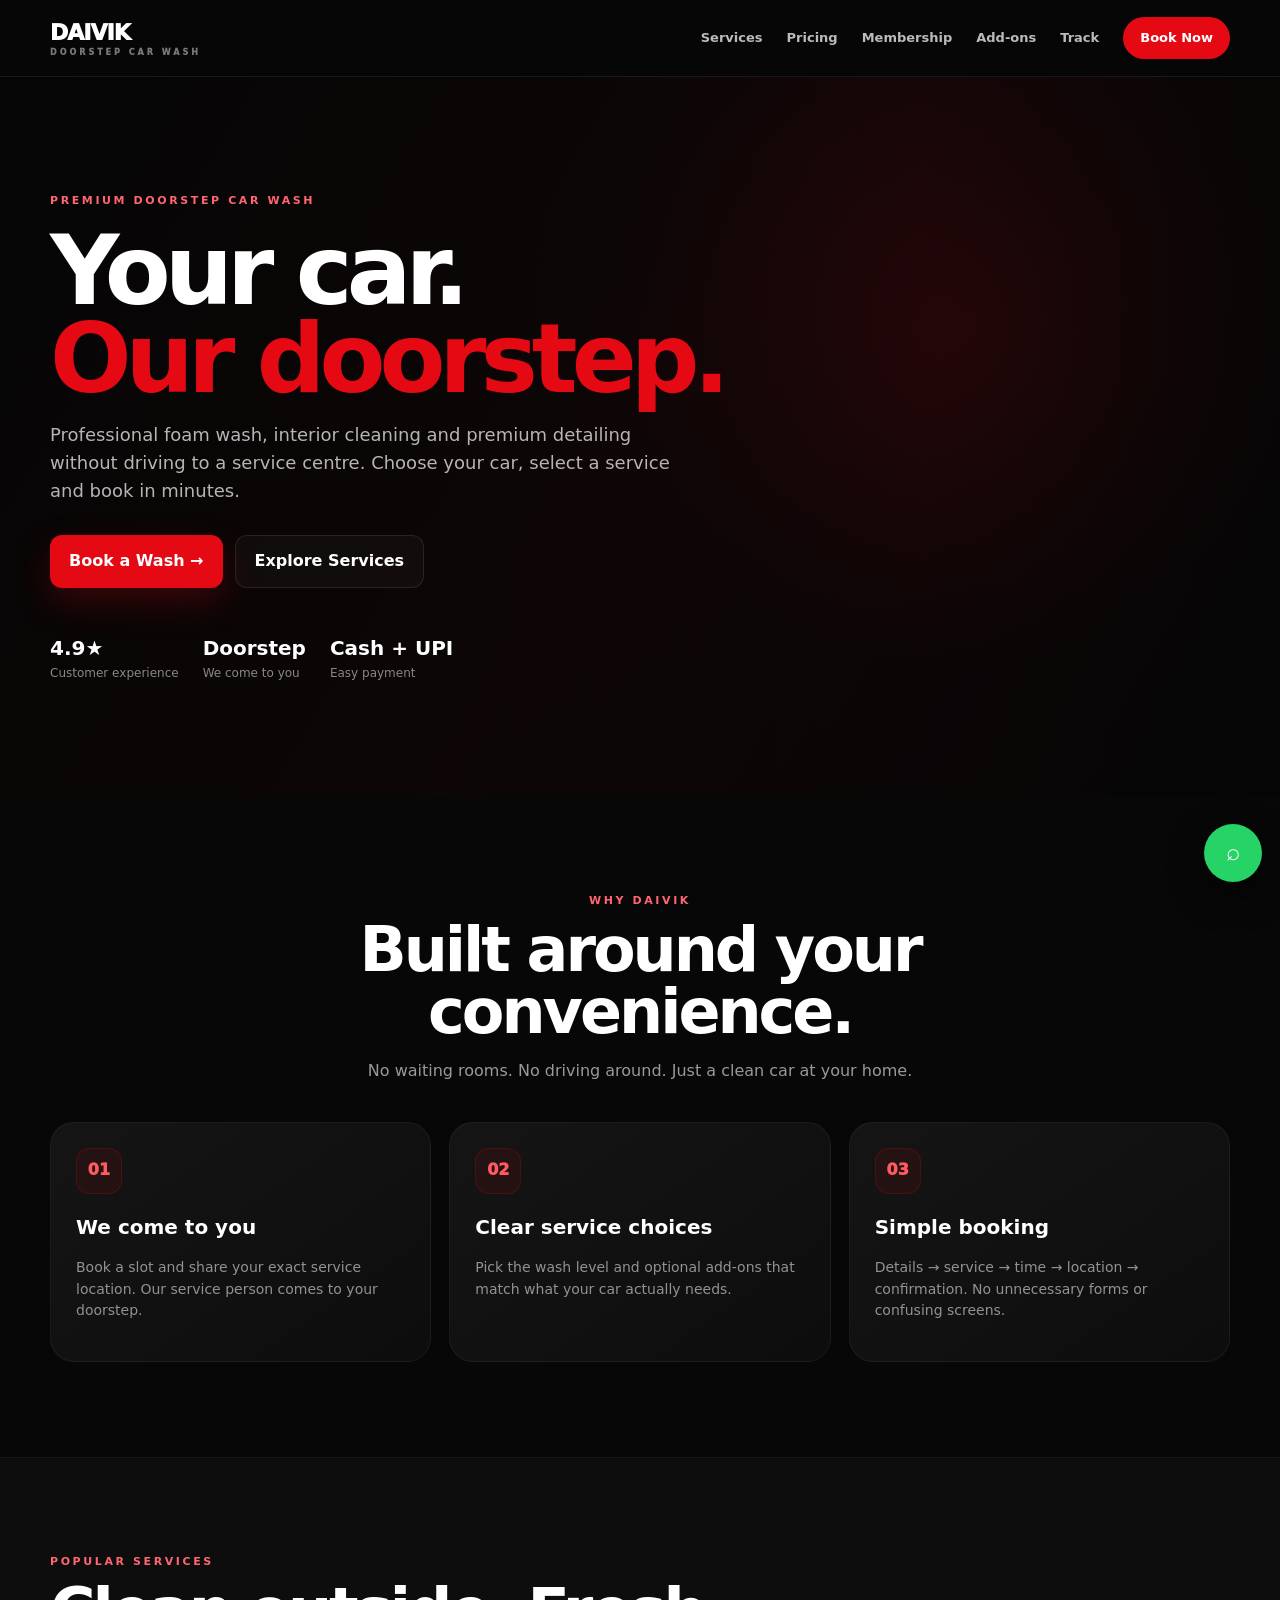
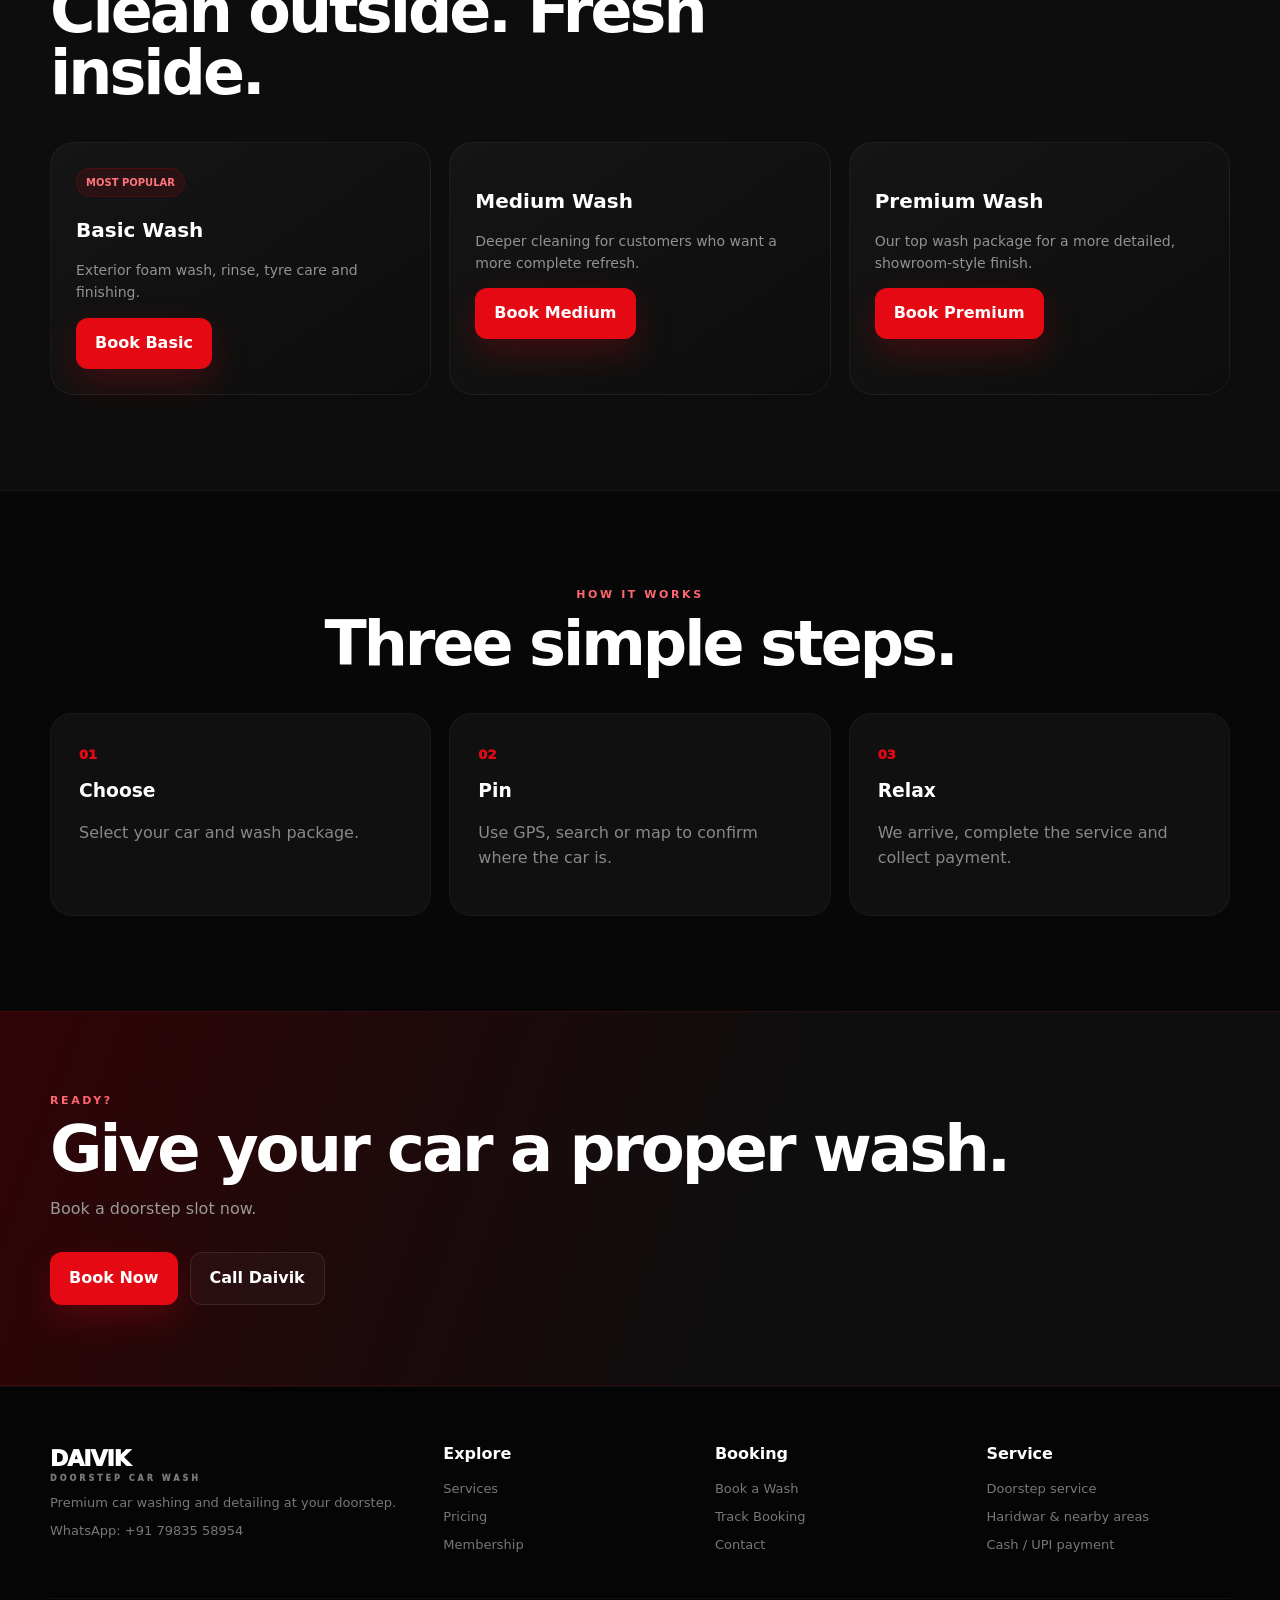
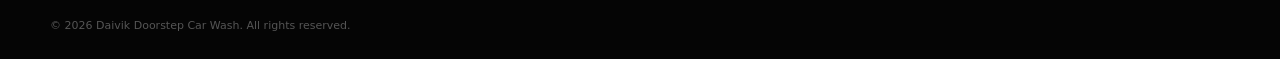
<file: index.html>
<!doctype html><html lang="en"><head><meta charset="utf-8"><meta name="viewport" content="width=device-width,initial-scale=1"><title>Daivik Doorstep Car Wash | Premium Car Wash at Your Doorstep</title><meta name="description" content="Premium doorstep car wash and detailing service. Book a professional wash at your home."><link rel="stylesheet" href="assets/css/pages.css"></head><body><header class="siteHeader"><div class="container nav"><a class="brand" href="index.html">DAIVIK<small>DOORSTEP CAR WASH</small></a><nav class="navLinks"><a href="services.html">Services</a><a href="pricing.html">Pricing</a><a href="membership.html">Membership</a><a href="addons.html">Add-ons</a><a href="track.html">Track</a><a class="navCta" href="booking.html">Book Now</a></nav><button class="menuBtn" type="button" onclick="toggleMenu()">☰</button></div><div id="mobileNav" class="mobileNav"><a href="services.html">Services</a><a href="pricing.html">Pricing</a><a href="membership.html">Membership</a><a href="addons.html">Add-ons</a><a href="track.html">Track Booking</a><a href="booking.html">Book Now</a></div></header><main><section class="hero"><div class="container heroInner"><div class="eyebrow">Premium doorstep car wash</div><h1>Your car.<br><span>Our doorstep.</span></h1><p>Professional foam wash, interior cleaning and premium detailing without driving to a service centre. Choose your car, select a service and book in minutes.</p><div class="actions"><a class="btn red" href="booking.html">Book a Wash →</a><a class="btn ghost" href="services.html">Explore Services</a></div><div class="trust"><div><b>4.9★</b>Customer experience</div><div><b>Doorstep</b>We come to you</div><div><b>Cash + UPI</b>Easy payment</div></div></div></section>
<section class="section"><div class="container"><div class="sectionHead center"><div class="eyebrow">Why Daivik</div><h2>Built around your convenience.</h2><p>No waiting rooms. No driving around. Just a clean car at your home.</p></div><div class="grid3"><article class="card"><div class="icon">01</div><h3>We come to you</h3><p>Book a slot and share your exact service location. Our service person comes to your doorstep.</p></article><article class="card"><div class="icon">02</div><h3>Clear service choices</h3><p>Pick the wash level and optional add-ons that match what your car actually needs.</p></article><article class="card"><div class="icon">03</div><h3>Simple booking</h3><p>Details → service → time → location → confirmation. No unnecessary forms or confusing screens.</p></article></div></div></section>
<section class="section darkBand"><div class="container"><div class="sectionHead"><div class="eyebrow">Popular services</div><h2>Clean outside. Fresh inside.</h2></div><div class="grid3"><article class="card"><span class="tag">MOST POPULAR</span><h3>Basic Wash</h3><p>Exterior foam wash, rinse, tyre care and finishing.</p><a class="btn red" href="booking.html?wash=basic">Book Basic</a></article><article class="card"><h3>Medium Wash</h3><p>Deeper cleaning for customers who want a more complete refresh.</p><a class="btn red" href="booking.html?wash=medium">Book Medium</a></article><article class="card"><h3>Premium Wash</h3><p>Our top wash package for a more detailed, showroom-style finish.</p><a class="btn red" href="booking.html?wash=premium">Book Premium</a></article></div></div></section>
<section class="section"><div class="container"><div class="sectionHead center"><div class="eyebrow">How it works</div><h2>Three simple steps.</h2></div><div class="grid3 steps"><div class="step"><h3>Choose</h3><p>Select your car and wash package.</p></div><div class="step"><h3>Pin</h3><p>Use GPS, search or map to confirm where the car is.</p></div><div class="step"><h3>Relax</h3><p>We arrive, complete the service and collect payment.</p></div></div></div></section>
<section class="ctaBand"><div class="container"><div class="eyebrow">Ready?</div><h2>Give your car a proper wash.</h2><p style="color:#999">Book a doorstep slot now.</p><div class="actions"><a class="btn red" href="booking.html">Book Now</a><a class="btn ghost" href="tel:+917983558954">Call Daivik</a></div></div></section></main><footer class="footer"><div class="container"><div class="footerGrid"><div><div class="brand">DAIVIK<small>DOORSTEP CAR WASH</small></div><p>Premium car washing and detailing at your doorstep.</p><a href="https://wa.me/917983558954" target="_blank" rel="noopener">WhatsApp: +91 79835 58954</a></div><div><h4>Explore</h4><a href="services.html">Services</a><a href="pricing.html">Pricing</a><a href="membership.html">Membership</a></div><div><h4>Booking</h4><a href="booking.html">Book a Wash</a><a href="track.html">Track Booking</a><a href="contact.html">Contact</a></div><div><h4>Service</h4><p>Doorstep service</p><p>Haridwar & nearby areas</p><p>Cash / UPI payment</p></div></div><div class="copy">© 2026 Daivik Doorstep Car Wash. All rights reserved.</div></div></footer><a class="floatWa" href="https://wa.me/917983558954?text=Hello%20Daivik%20Doorstep%20Car%20Wash" target="_blank" rel="noopener" aria-label="WhatsApp">⌕</a><script>function toggleMenu(){document.getElementById("mobileNav")?.classList.toggle("open")}</script></body></html>
</file>
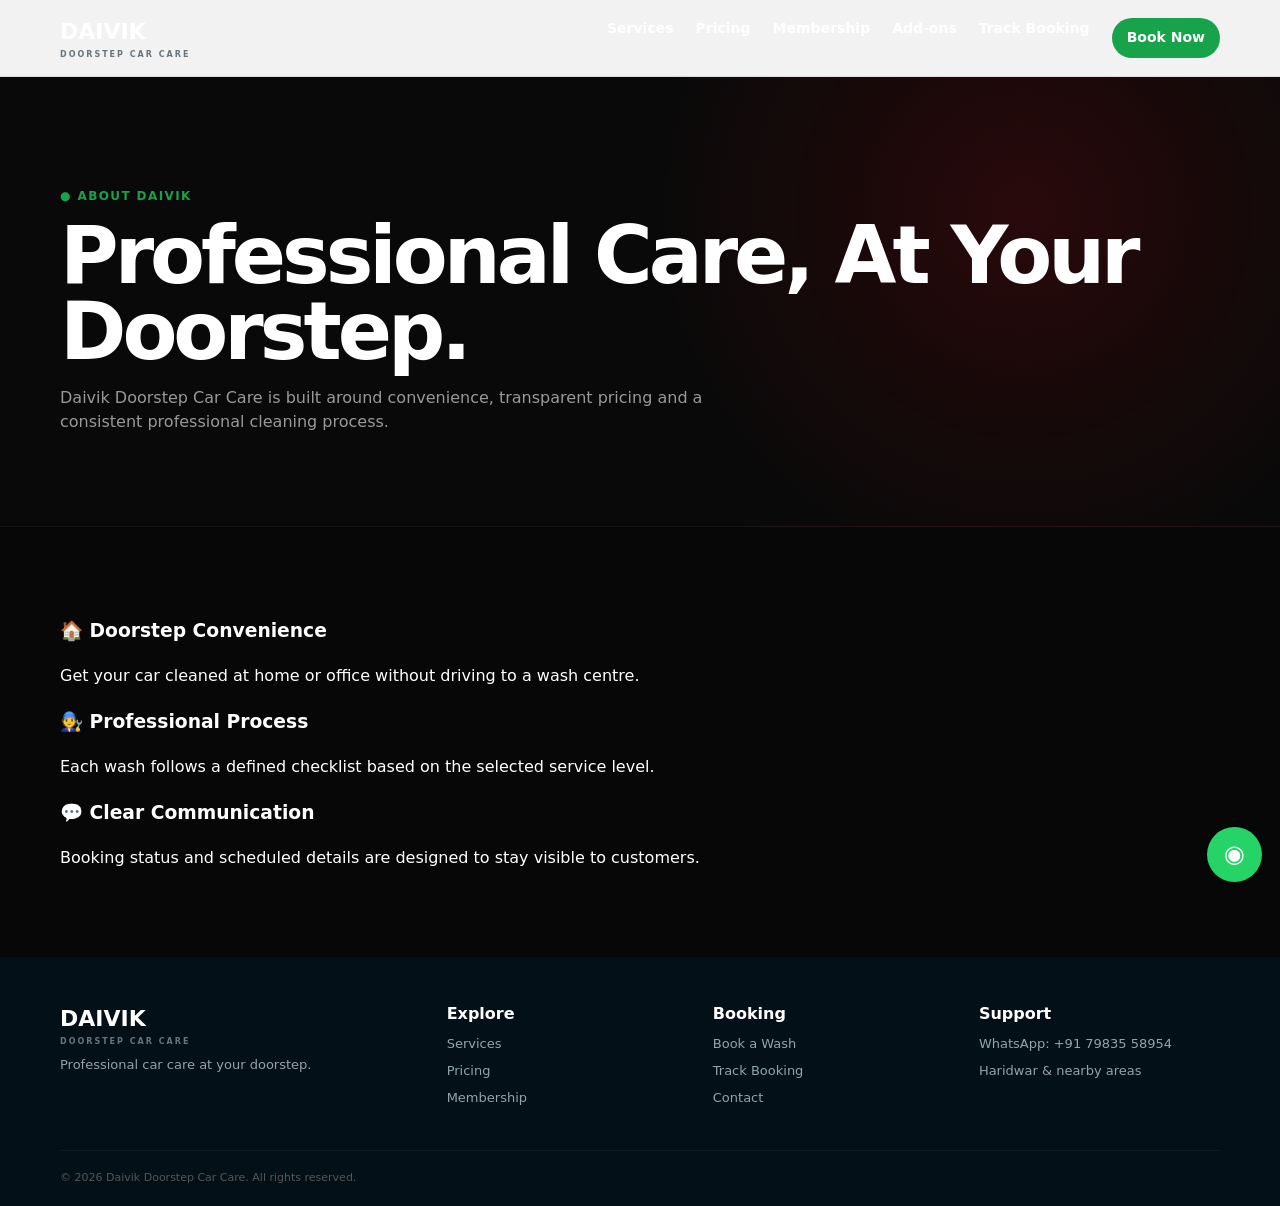
<file: about.html>
<!doctype html><html lang="en"><head><meta charset="utf-8"><meta name="viewport" content="width=device-width,initial-scale=1"><title>About | Daivik Doorstep Car Care</title><link rel="stylesheet" href="assets/css/style.css"><link rel="stylesheet" href="assets/css/pages.css"></head><body><header><div class="c nav"><a class="logo" href="index.html">DAIVIK<small>DOORSTEP CAR CARE</small></a><nav id="nav"><a href="services.html">Services</a><a href="pricing.html">Pricing</a><a href="membership.html">Membership</a><a href="addons.html">Add-ons</a><a href="track.html">Track Booking</a><a class="cta" href="booking.html">Book Now</a></nav><button class="menu" onclick="siteNav()">☰</button></div></header><section class="pageHero"><div class="c"><div class="ey">● ABOUT DAIVIK</div><h1>Professional Care, At Your Doorstep.</h1><p>Daivik Doorstep Car Care is built around convenience, transparent pricing and a consistent professional cleaning process.</p></div></section><section class="sec"><div class="c"><div class="infoGrid"><div class="infoCard"><h3>🏠 Doorstep Convenience</h3><p>Get your car cleaned at home or office without driving to a wash centre.</p></div><div class="infoCard"><h3>🧑‍🔧 Professional Process</h3><p>Each wash follows a defined checklist based on the selected service level.</p></div><div class="infoCard"><h3>💬 Clear Communication</h3><p>Booking status and scheduled details are designed to stay visible to customers.</p></div></div></div></section><footer><div class="c"><div class="foot"><div><div class="logo">DAIVIK<small>DOORSTEP CAR CARE</small></div><p>Professional car care at your doorstep.</p></div><div><b>Explore</b><a href="services.html">Services</a><a href="pricing.html">Pricing</a><a href="membership.html">Membership</a></div><div><b>Booking</b><a href="booking.html">Book a Wash</a><a href="track.html">Track Booking</a><a href="contact.html">Contact</a></div><div><b>Support</b><p>WhatsApp: +91 79835 58954</p><p>Haridwar & nearby areas</p></div></div><div class="copy">© 2026 Daivik Doorstep Car Care. All rights reserved.</div></div></footer><a class="wa" href="https://wa.me/917983558954" target="_blank">◉</a><script src="assets/js/site.js"></script></body></html>
</file>
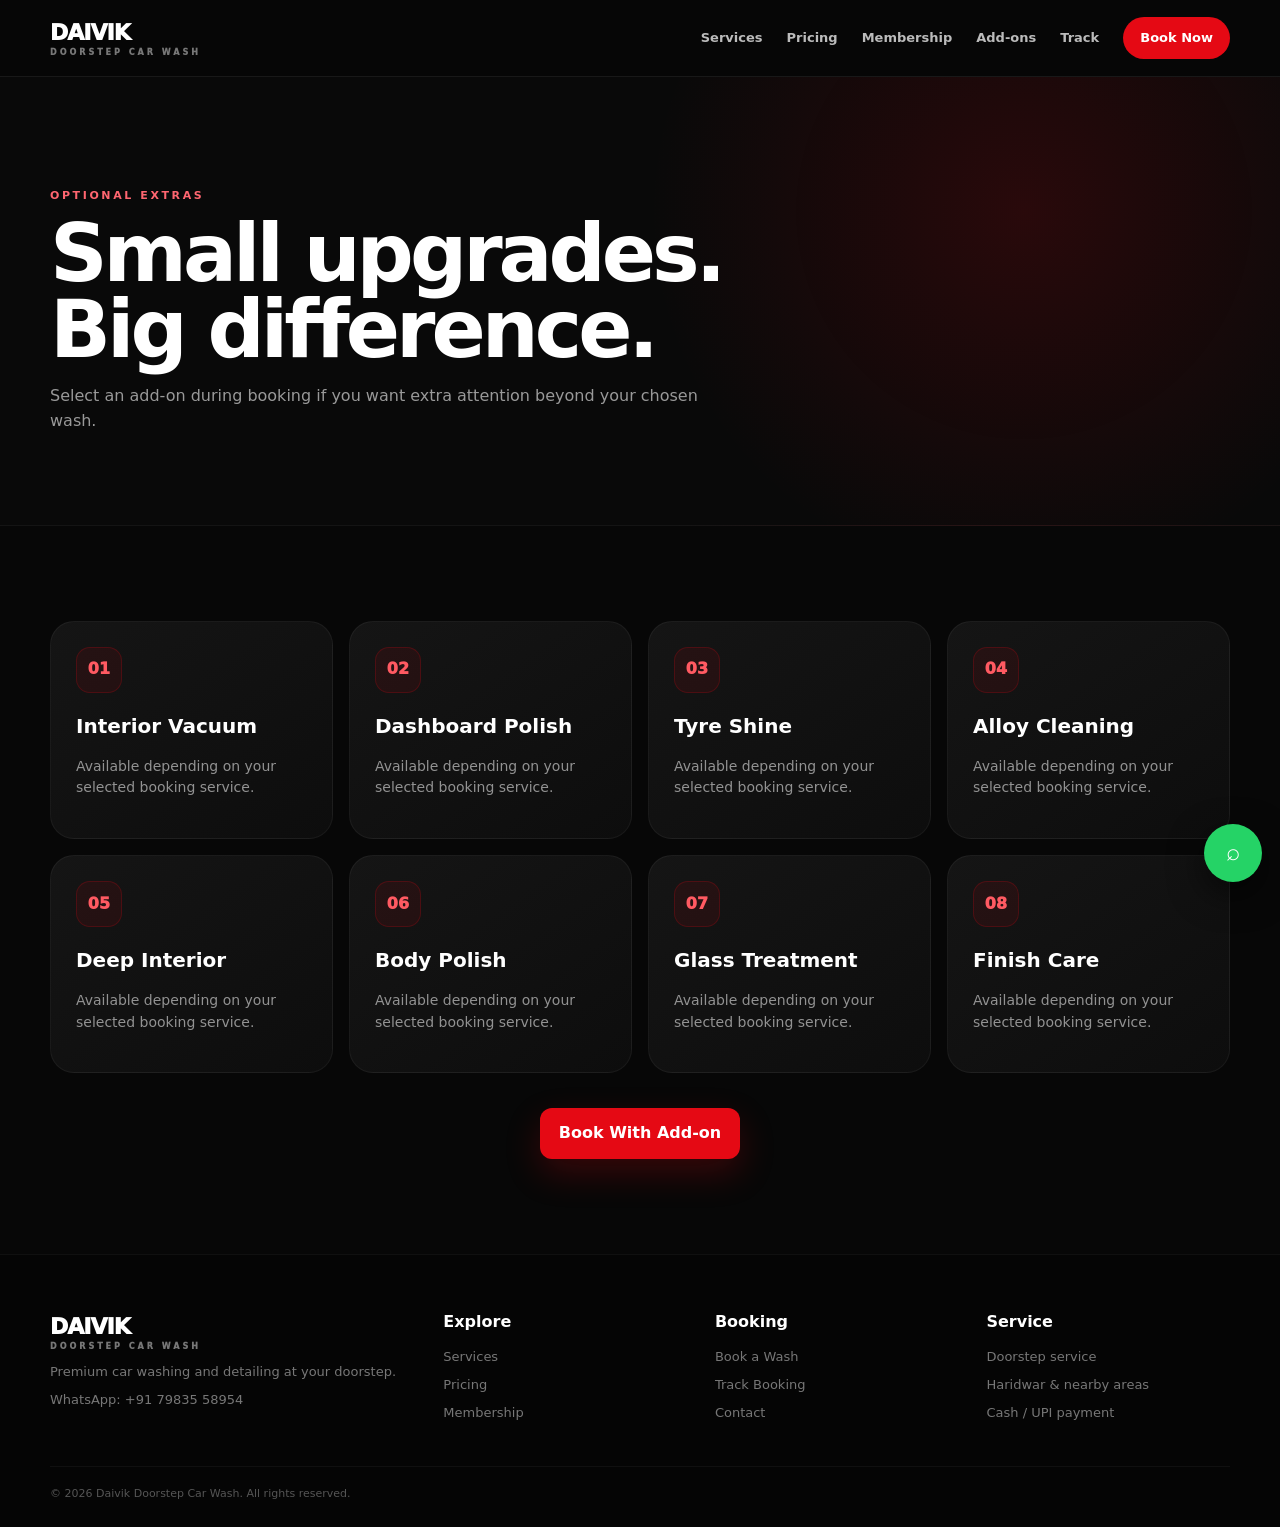
<file: addons.html>
<!doctype html><html lang="en"><head><meta charset="utf-8"><meta name="viewport" content="width=device-width,initial-scale=1"><title>Add-ons | Daivik Doorstep Car Wash</title><link rel="stylesheet" href="assets/css/pages.css"></head><body><header class="siteHeader"><div class="container nav"><a class="brand" href="index.html">DAIVIK<small>DOORSTEP CAR WASH</small></a><nav class="navLinks"><a href="services.html">Services</a><a href="pricing.html">Pricing</a><a href="membership.html">Membership</a><a href="addons.html">Add-ons</a><a href="track.html">Track</a><a class="navCta" href="booking.html">Book Now</a></nav><button class="menuBtn" type="button" onclick="toggleMenu()">☰</button></div><div id="mobileNav" class="mobileNav"><a href="services.html">Services</a><a href="pricing.html">Pricing</a><a href="membership.html">Membership</a><a href="addons.html">Add-ons</a><a href="track.html">Track Booking</a><a href="booking.html">Book Now</a></div></header><section class="pageHero"><div class="container"><div class="eyebrow">Optional extras</div><h1>Small upgrades.<br>Big difference.</h1><p>Select an add-on during booking if you want extra attention beyond your chosen wash.</p></div></section><section class="section"><div class="container"><div class="grid4"><article class="card"><div class="icon">01</div><h3>Interior Vacuum</h3><p>Available depending on your selected booking service.</p></article><article class="card"><div class="icon">02</div><h3>Dashboard Polish</h3><p>Available depending on your selected booking service.</p></article><article class="card"><div class="icon">03</div><h3>Tyre Shine</h3><p>Available depending on your selected booking service.</p></article><article class="card"><div class="icon">04</div><h3>Alloy Cleaning</h3><p>Available depending on your selected booking service.</p></article><article class="card"><div class="icon">05</div><h3>Deep Interior</h3><p>Available depending on your selected booking service.</p></article><article class="card"><div class="icon">06</div><h3>Body Polish</h3><p>Available depending on your selected booking service.</p></article><article class="card"><div class="icon">07</div><h3>Glass Treatment</h3><p>Available depending on your selected booking service.</p></article><article class="card"><div class="icon">08</div><h3>Finish Care</h3><p>Available depending on your selected booking service.</p></article></div><div class="actions" style="justify-content:center;margin-top:35px"><a class="btn red" href="booking.html">Book With Add-on</a></div></div></section><footer class="footer"><div class="container"><div class="footerGrid"><div><div class="brand">DAIVIK<small>DOORSTEP CAR WASH</small></div><p>Premium car washing and detailing at your doorstep.</p><a href="https://wa.me/917983558954" target="_blank" rel="noopener">WhatsApp: +91 79835 58954</a></div><div><h4>Explore</h4><a href="services.html">Services</a><a href="pricing.html">Pricing</a><a href="membership.html">Membership</a></div><div><h4>Booking</h4><a href="booking.html">Book a Wash</a><a href="track.html">Track Booking</a><a href="contact.html">Contact</a></div><div><h4>Service</h4><p>Doorstep service</p><p>Haridwar & nearby areas</p><p>Cash / UPI payment</p></div></div><div class="copy">© 2026 Daivik Doorstep Car Wash. All rights reserved.</div></div></footer><a class="floatWa" href="https://wa.me/917983558954?text=Hello%20Daivik%20Doorstep%20Car%20Wash" target="_blank" rel="noopener">⌕</a><script>function toggleMenu(){document.getElementById("mobileNav")?.classList.toggle("open")}</script></body></html>
</file>
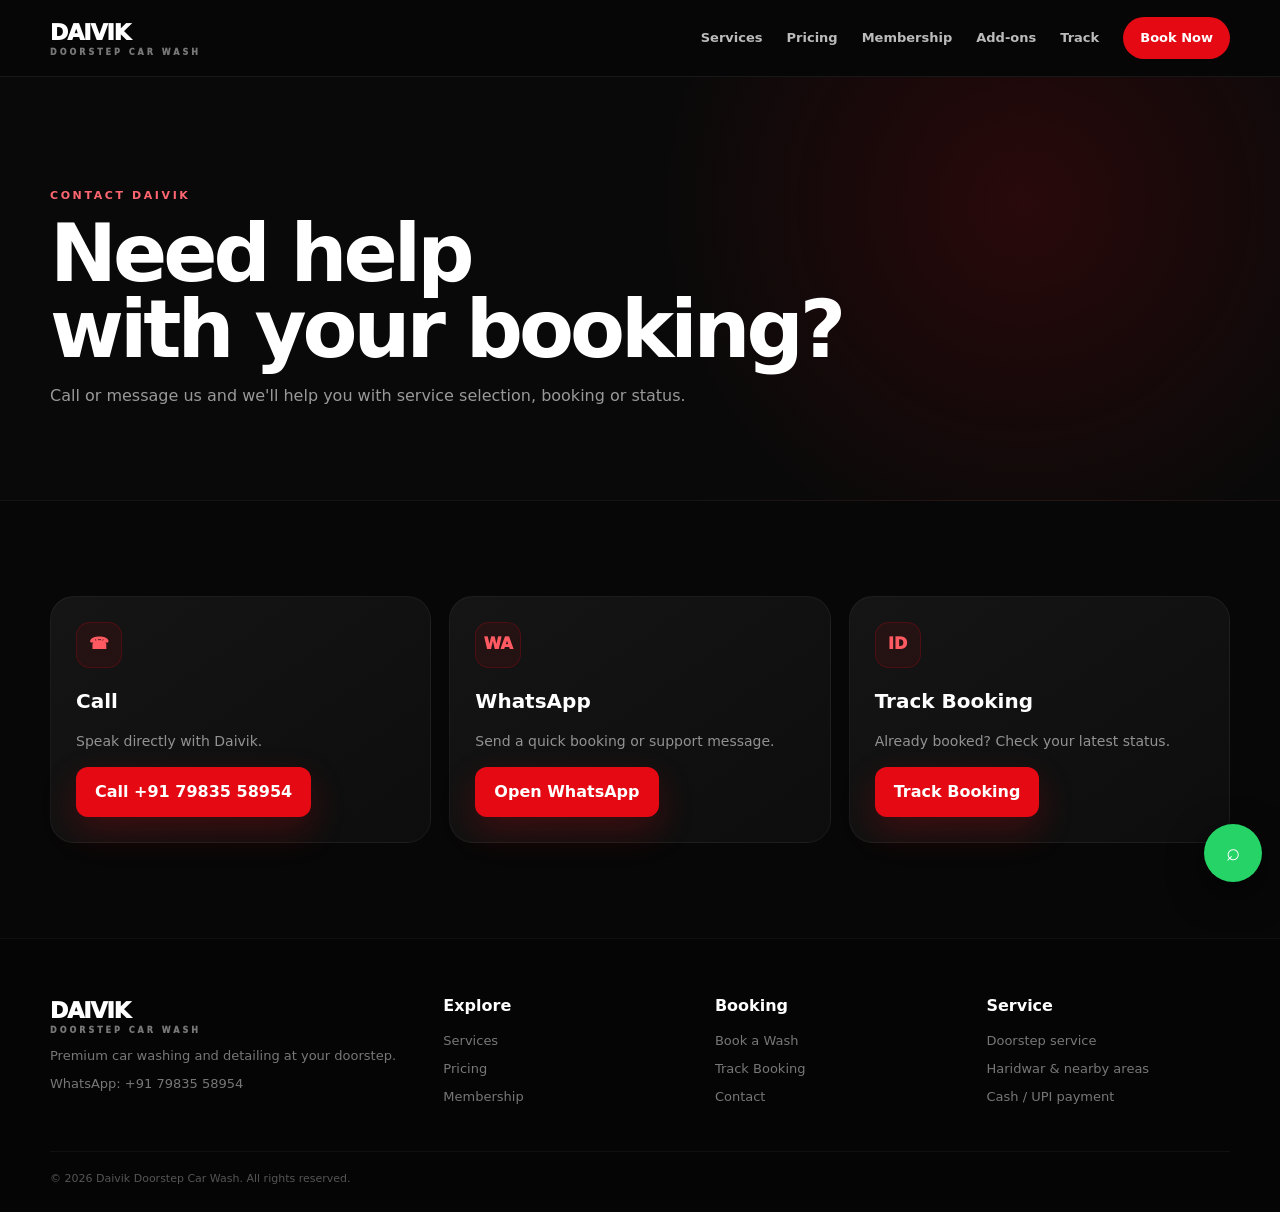
<file: contact.html>
<!doctype html><html lang="en"><head><meta charset="utf-8"><meta name="viewport" content="width=device-width,initial-scale=1"><title>Contact | Daivik Doorstep Car Wash</title><link rel="stylesheet" href="assets/css/pages.css"></head><body><header class="siteHeader"><div class="container nav"><a class="brand" href="index.html">DAIVIK<small>DOORSTEP CAR WASH</small></a><nav class="navLinks"><a href="services.html">Services</a><a href="pricing.html">Pricing</a><a href="membership.html">Membership</a><a href="addons.html">Add-ons</a><a href="track.html">Track</a><a class="navCta" href="booking.html">Book Now</a></nav><button class="menuBtn" type="button" onclick="toggleMenu()">☰</button></div><div id="mobileNav" class="mobileNav"><a href="services.html">Services</a><a href="pricing.html">Pricing</a><a href="membership.html">Membership</a><a href="addons.html">Add-ons</a><a href="track.html">Track Booking</a><a href="booking.html">Book Now</a></div></header><section class="pageHero"><div class="container"><div class="eyebrow">Contact Daivik</div><h1>Need help<br>with your booking?</h1><p>Call or message us and we'll help you with service selection, booking or status.</p></div></section><section class="section"><div class="container grid3"><article class="card"><div class="icon">☎</div><h3>Call</h3><p>Speak directly with Daivik.</p><a class="btn red" href="tel:+917983558954">Call +91 79835 58954</a></article><article class="card"><div class="icon">WA</div><h3>WhatsApp</h3><p>Send a quick booking or support message.</p><a class="btn red" href="https://wa.me/917983558954?text=Hello%20Daivik%20Doorstep%20Car%20Wash" target="_blank" rel="noopener">Open WhatsApp</a></article><article class="card"><div class="icon">ID</div><h3>Track Booking</h3><p>Already booked? Check your latest status.</p><a class="btn red" href="track.html">Track Booking</a></article></div></section><footer class="footer"><div class="container"><div class="footerGrid"><div><div class="brand">DAIVIK<small>DOORSTEP CAR WASH</small></div><p>Premium car washing and detailing at your doorstep.</p><a href="https://wa.me/917983558954" target="_blank" rel="noopener">WhatsApp: +91 79835 58954</a></div><div><h4>Explore</h4><a href="services.html">Services</a><a href="pricing.html">Pricing</a><a href="membership.html">Membership</a></div><div><h4>Booking</h4><a href="booking.html">Book a Wash</a><a href="track.html">Track Booking</a><a href="contact.html">Contact</a></div><div><h4>Service</h4><p>Doorstep service</p><p>Haridwar & nearby areas</p><p>Cash / UPI payment</p></div></div><div class="copy">© 2026 Daivik Doorstep Car Wash. All rights reserved.</div></div></footer><a class="floatWa" href="https://wa.me/917983558954?text=Hello%20Daivik%20Doorstep%20Car%20Wash" target="_blank" rel="noopener">⌕</a><script>function toggleMenu(){document.getElementById("mobileNav")?.classList.toggle("open")}</script></body></html>
</file>
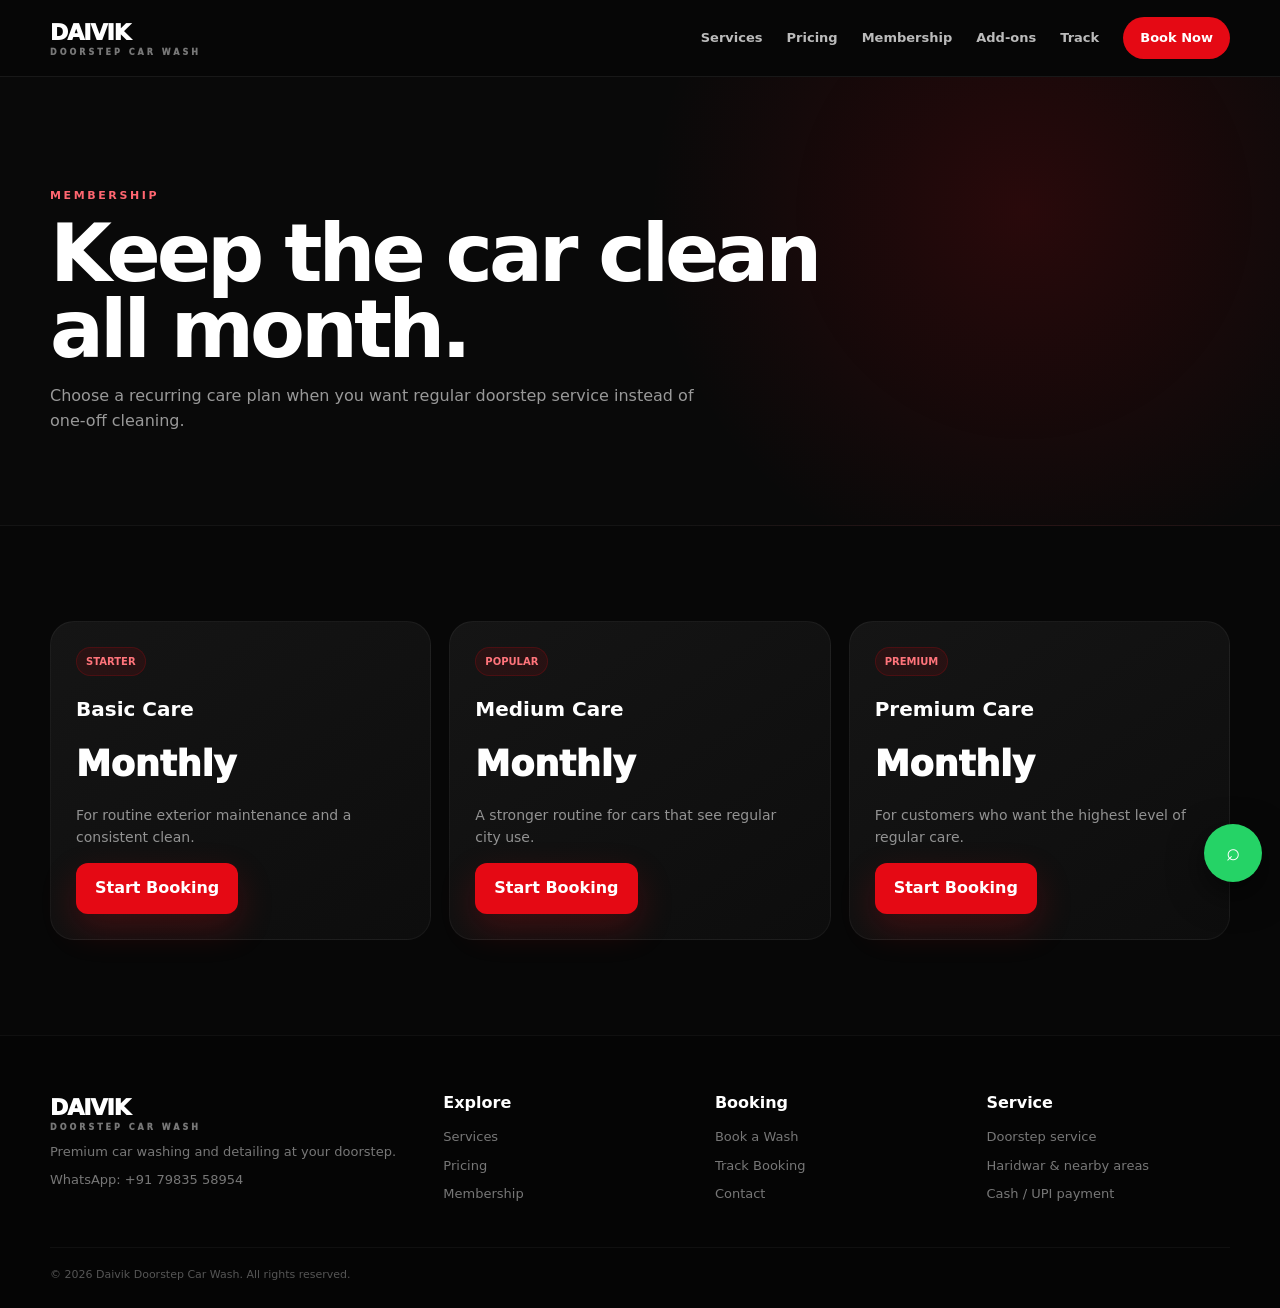
<file: membership.html>
<!doctype html><html lang="en"><head><meta charset="utf-8"><meta name="viewport" content="width=device-width,initial-scale=1"><title>Membership | Daivik Doorstep Car Wash</title><link rel="stylesheet" href="assets/css/pages.css"></head><body><header class="siteHeader"><div class="container nav"><a class="brand" href="index.html">DAIVIK<small>DOORSTEP CAR WASH</small></a><nav class="navLinks"><a href="services.html">Services</a><a href="pricing.html">Pricing</a><a href="membership.html">Membership</a><a href="addons.html">Add-ons</a><a href="track.html">Track</a><a class="navCta" href="booking.html">Book Now</a></nav><button class="menuBtn" type="button" onclick="toggleMenu()">☰</button></div><div id="mobileNav" class="mobileNav"><a href="services.html">Services</a><a href="pricing.html">Pricing</a><a href="membership.html">Membership</a><a href="addons.html">Add-ons</a><a href="track.html">Track Booking</a><a href="booking.html">Book Now</a></div></header><section class="pageHero"><div class="container"><div class="eyebrow">Membership</div><h1>Keep the car clean<br>all month.</h1><p>Choose a recurring care plan when you want regular doorstep service instead of one-off cleaning.</p></div></section><section class="section"><div class="container"><div class="grid3"><article class="card"><span class="tag">STARTER</span><h3>Basic Care</h3><div class="price">Monthly</div><p>For routine exterior maintenance and a consistent clean.</p><a class="btn red" href="booking.html?plan=basic">Start Booking</a></article><article class="card"><span class="tag">POPULAR</span><h3>Medium Care</h3><div class="price">Monthly</div><p>A stronger routine for cars that see regular city use.</p><a class="btn red" href="booking.html?plan=medium">Start Booking</a></article><article class="card"><span class="tag">PREMIUM</span><h3>Premium Care</h3><div class="price">Monthly</div><p>For customers who want the highest level of regular care.</p><a class="btn red" href="booking.html?plan=premium">Start Booking</a></article></div></div></section><footer class="footer"><div class="container"><div class="footerGrid"><div><div class="brand">DAIVIK<small>DOORSTEP CAR WASH</small></div><p>Premium car washing and detailing at your doorstep.</p><a href="https://wa.me/917983558954" target="_blank" rel="noopener">WhatsApp: +91 79835 58954</a></div><div><h4>Explore</h4><a href="services.html">Services</a><a href="pricing.html">Pricing</a><a href="membership.html">Membership</a></div><div><h4>Booking</h4><a href="booking.html">Book a Wash</a><a href="track.html">Track Booking</a><a href="contact.html">Contact</a></div><div><h4>Service</h4><p>Doorstep service</p><p>Haridwar & nearby areas</p><p>Cash / UPI payment</p></div></div><div class="copy">© 2026 Daivik Doorstep Car Wash. All rights reserved.</div></div></footer><a class="floatWa" href="https://wa.me/917983558954?text=Hello%20Daivik%20Doorstep%20Car%20Wash" target="_blank" rel="noopener">⌕</a><script>function toggleMenu(){document.getElementById("mobileNav")?.classList.toggle("open")}</script></body></html>
</file>
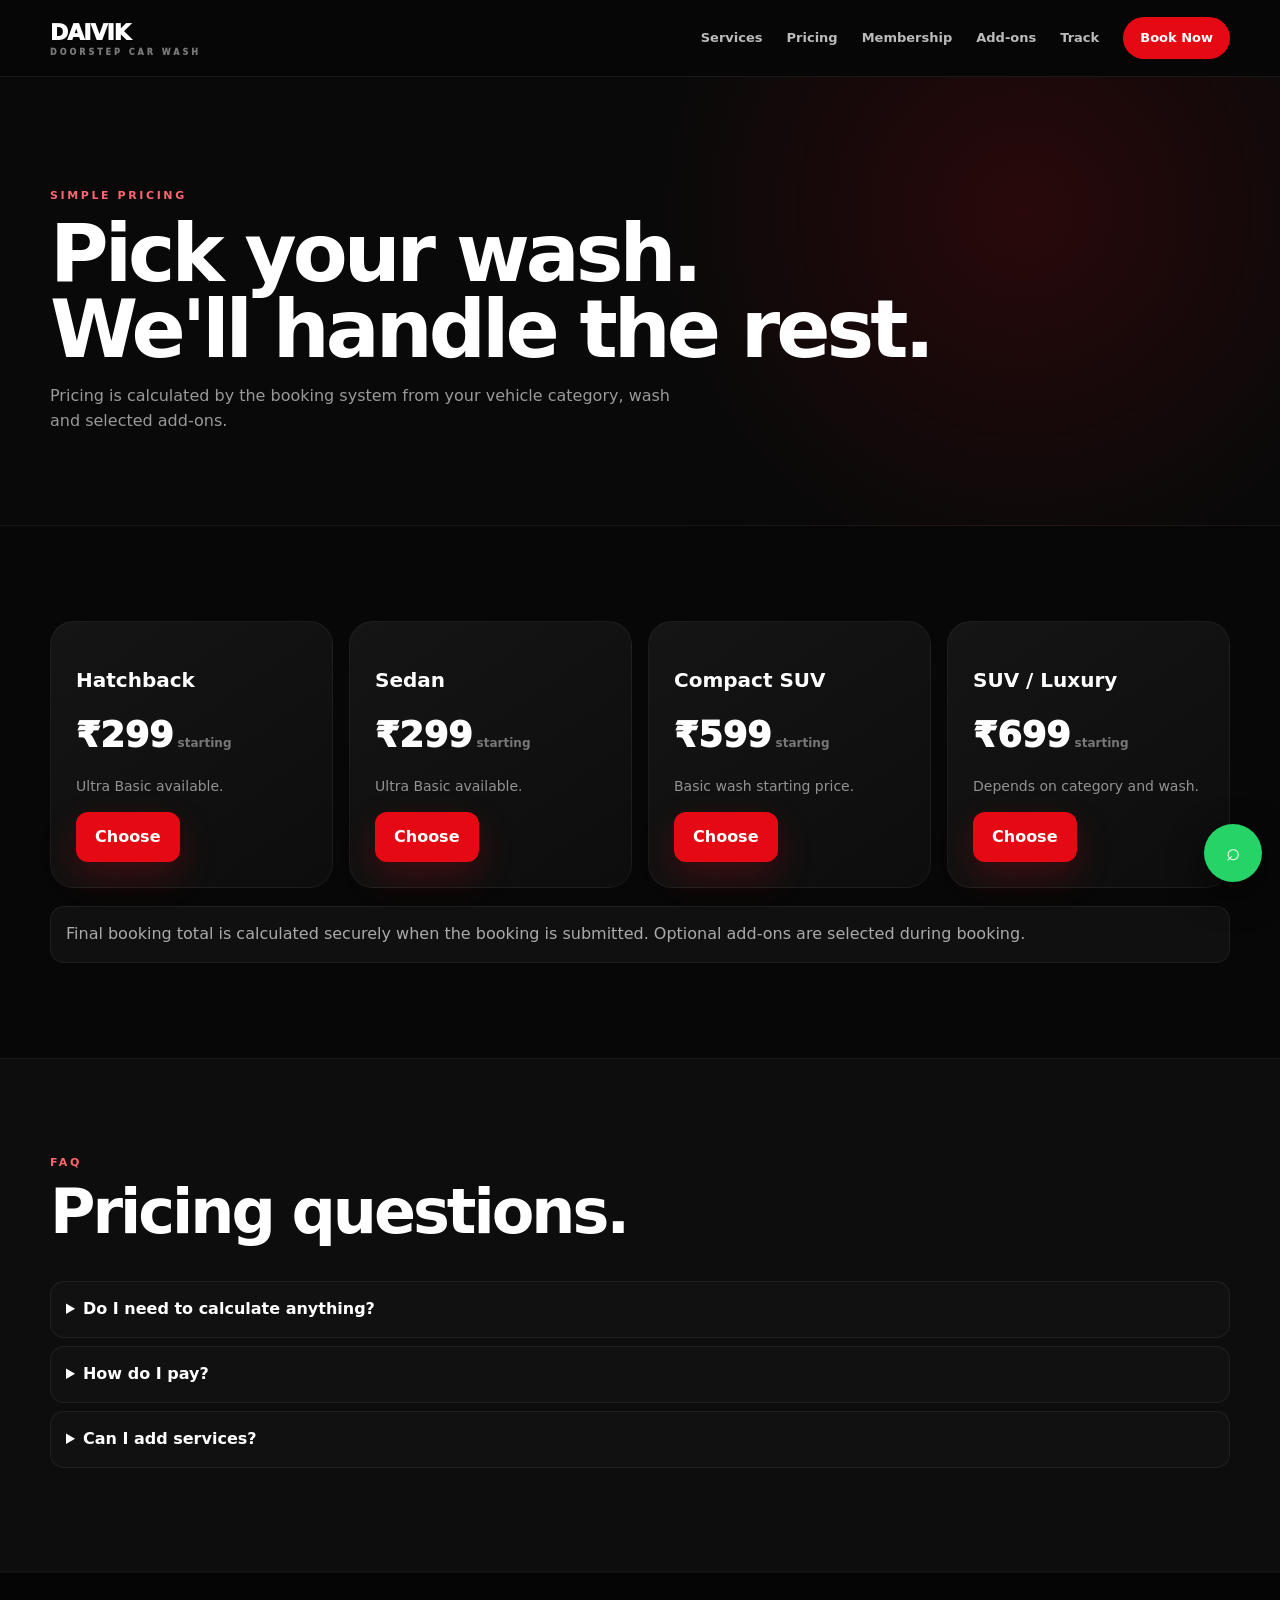
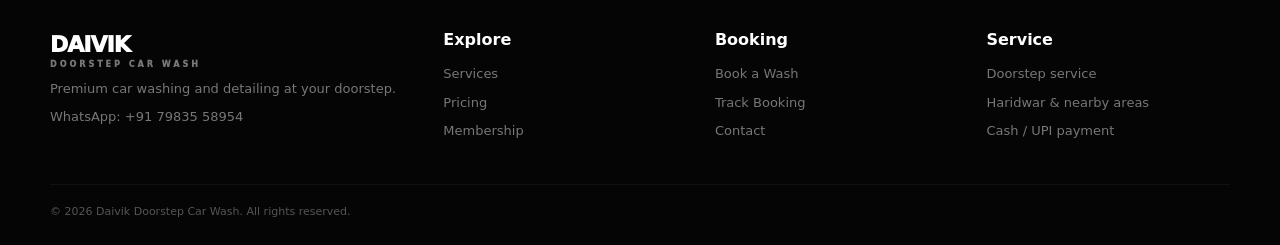
<file: pricing.html>
<!doctype html><html lang="en"><head><meta charset="utf-8"><meta name="viewport" content="width=device-width,initial-scale=1"><title>Pricing | Daivik Doorstep Car Wash</title><link rel="stylesheet" href="assets/css/pages.css"></head><body><header class="siteHeader"><div class="container nav"><a class="brand" href="index.html">DAIVIK<small>DOORSTEP CAR WASH</small></a><nav class="navLinks"><a href="services.html">Services</a><a href="pricing.html">Pricing</a><a href="membership.html">Membership</a><a href="addons.html">Add-ons</a><a href="track.html">Track</a><a class="navCta" href="booking.html">Book Now</a></nav><button class="menuBtn" type="button" onclick="toggleMenu()">☰</button></div><div id="mobileNav" class="mobileNav"><a href="services.html">Services</a><a href="pricing.html">Pricing</a><a href="membership.html">Membership</a><a href="addons.html">Add-ons</a><a href="track.html">Track Booking</a><a href="booking.html">Book Now</a></div></header><section class="pageHero"><div class="container"><div class="eyebrow">Simple pricing</div><h1>Pick your wash.<br>We'll handle the rest.</h1><p>Pricing is calculated by the booking system from your vehicle category, wash and selected add-ons.</p></div></section><section class="section"><div class="container"><div class="grid4"><article class="card"><h3>Hatchback</h3><div class="price">₹299<span> starting</span></div><p>Ultra Basic available.</p><a class="btn red" href="booking.html?vehicle=hatchback">Choose</a></article><article class="card"><h3>Sedan</h3><div class="price">₹299<span> starting</span></div><p>Ultra Basic available.</p><a class="btn red" href="booking.html?vehicle=sedan">Choose</a></article><article class="card"><h3>Compact SUV</h3><div class="price">₹599<span> starting</span></div><p>Basic wash starting price.</p><a class="btn red" href="booking.html?vehicle=compact-suv">Choose</a></article><article class="card"><h3>SUV / Luxury</h3><div class="price">₹699<span> starting</span></div><p>Depends on category and wash.</p><a class="btn red" href="booking.html?vehicle=mid-suv">Choose</a></article></div><div class="notice" style="margin-top:18px">Final booking total is calculated securely when the booking is submitted. Optional add-ons are selected during booking.</div></div></section><section class="section darkBand"><div class="container"><div class="sectionHead"><div class="eyebrow">FAQ</div><h2>Pricing questions.</h2></div><div class="faq"><details><summary>Do I need to calculate anything?</summary><p>No. Select your car, service, date, time and location. The booking system handles the final total.</p></details><details><summary>How do I pay?</summary><p>Payment can be collected by Cash or UPI by the assigned service person.</p></details><details><summary>Can I add services?</summary><p>Yes. Available add-ons appear during booking.</p></details></div></div></section><footer class="footer"><div class="container"><div class="footerGrid"><div><div class="brand">DAIVIK<small>DOORSTEP CAR WASH</small></div><p>Premium car washing and detailing at your doorstep.</p><a href="https://wa.me/917983558954" target="_blank" rel="noopener">WhatsApp: +91 79835 58954</a></div><div><h4>Explore</h4><a href="services.html">Services</a><a href="pricing.html">Pricing</a><a href="membership.html">Membership</a></div><div><h4>Booking</h4><a href="booking.html">Book a Wash</a><a href="track.html">Track Booking</a><a href="contact.html">Contact</a></div><div><h4>Service</h4><p>Doorstep service</p><p>Haridwar & nearby areas</p><p>Cash / UPI payment</p></div></div><div class="copy">© 2026 Daivik Doorstep Car Wash. All rights reserved.</div></div></footer><a class="floatWa" href="https://wa.me/917983558954?text=Hello%20Daivik%20Doorstep%20Car%20Wash" target="_blank" rel="noopener">⌕</a><script>function toggleMenu(){document.getElementById("mobileNav")?.classList.toggle("open")}</script></body></html>
</file>
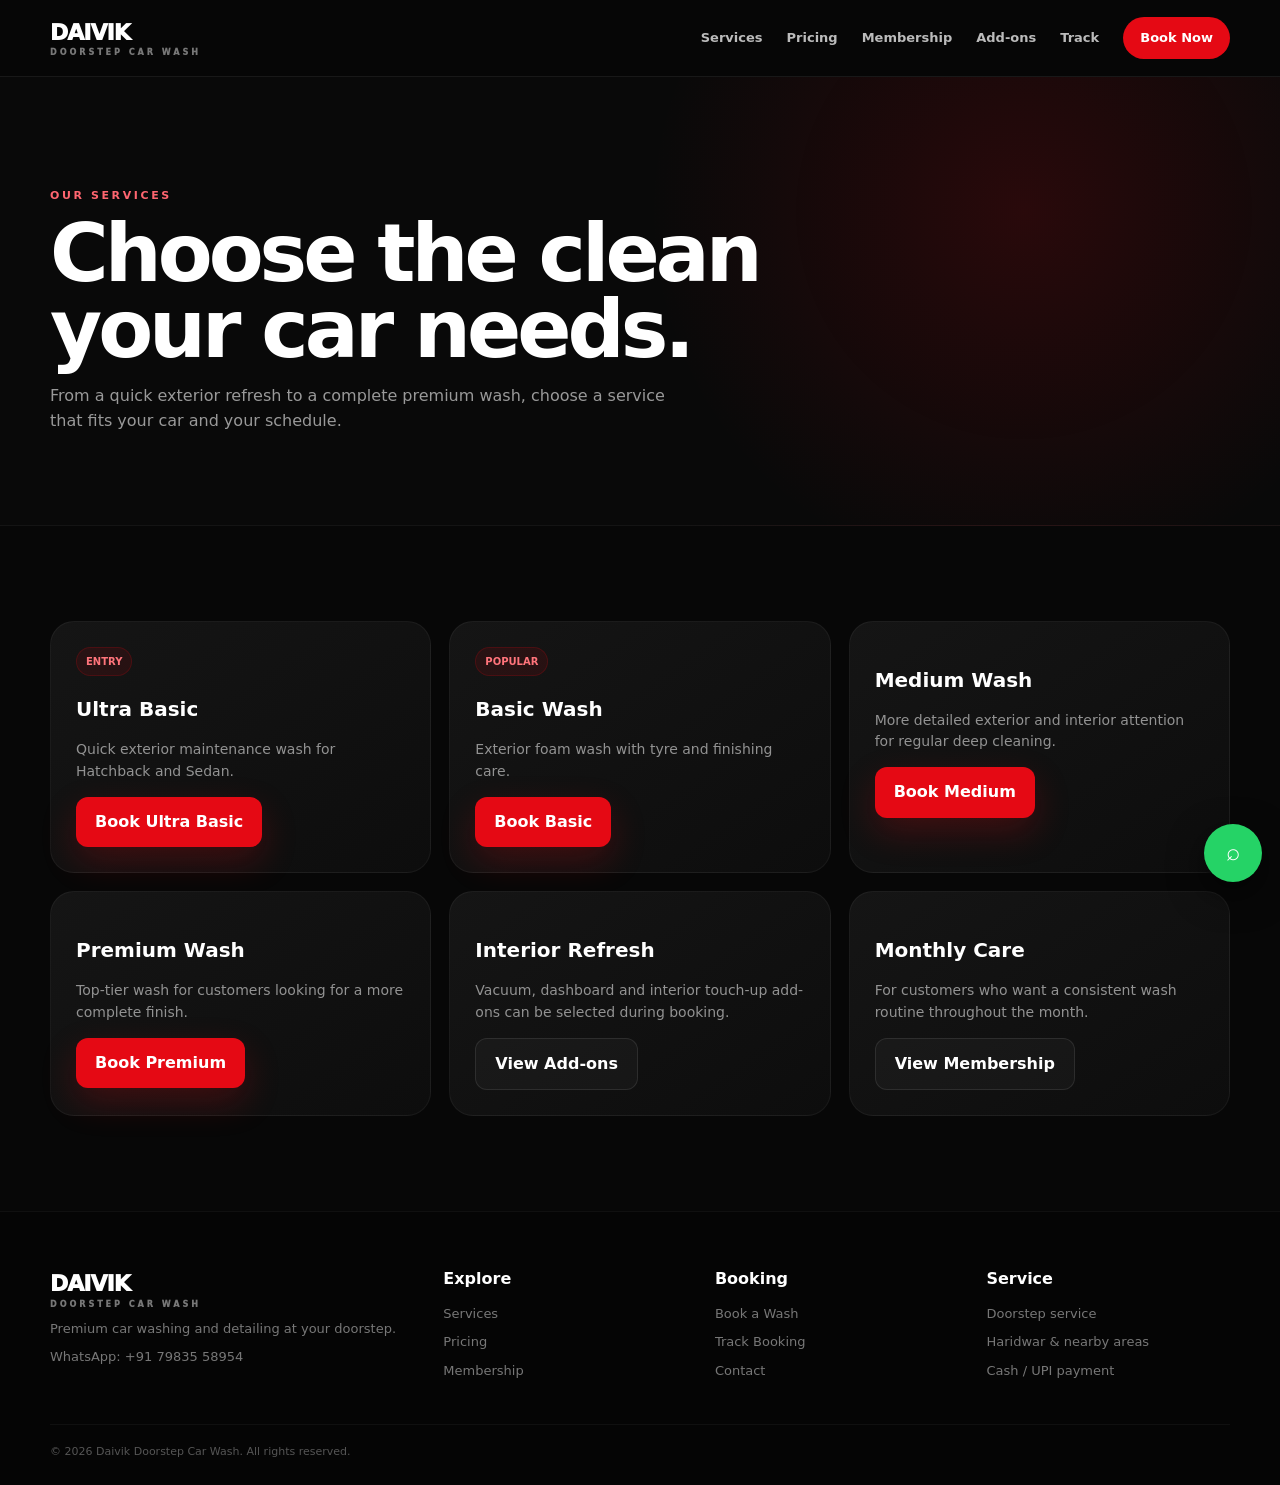
<file: services.html>
<!doctype html><html lang="en"><head><meta charset="utf-8"><meta name="viewport" content="width=device-width,initial-scale=1"><title>Services | Daivik Doorstep Car Wash</title><link rel="stylesheet" href="assets/css/pages.css"></head><body><header class="siteHeader"><div class="container nav"><a class="brand" href="index.html">DAIVIK<small>DOORSTEP CAR WASH</small></a><nav class="navLinks"><a href="services.html">Services</a><a href="pricing.html">Pricing</a><a href="membership.html">Membership</a><a href="addons.html">Add-ons</a><a href="track.html">Track</a><a class="navCta" href="booking.html">Book Now</a></nav><button class="menuBtn" type="button" onclick="toggleMenu()">☰</button></div><div id="mobileNav" class="mobileNav"><a href="services.html">Services</a><a href="pricing.html">Pricing</a><a href="membership.html">Membership</a><a href="addons.html">Add-ons</a><a href="track.html">Track Booking</a><a href="booking.html">Book Now</a></div></header><section class="pageHero"><div class="container"><div class="eyebrow">Our services</div><h1>Choose the clean<br>your car needs.</h1><p>From a quick exterior refresh to a complete premium wash, choose a service that fits your car and your schedule.</p></div></section><section class="section"><div class="container"><div class="grid3"><article class="card"><span class="tag">ENTRY</span><h3>Ultra Basic</h3><p>Quick exterior maintenance wash for Hatchback and Sedan.</p><a class="btn red" href="booking.html?wash=ultra_basic">Book Ultra Basic</a></article><article class="card"><span class="tag">POPULAR</span><h3>Basic Wash</h3><p>Exterior foam wash with tyre and finishing care.</p><a class="btn red" href="booking.html?wash=basic">Book Basic</a></article><article class="card"><h3>Medium Wash</h3><p>More detailed exterior and interior attention for regular deep cleaning.</p><a class="btn red" href="booking.html?wash=medium">Book Medium</a></article><article class="card"><h3>Premium Wash</h3><p>Top-tier wash for customers looking for a more complete finish.</p><a class="btn red" href="booking.html?wash=premium">Book Premium</a></article><article class="card"><h3>Interior Refresh</h3><p>Vacuum, dashboard and interior touch-up add-ons can be selected during booking.</p><a class="btn ghost" href="addons.html">View Add-ons</a></article><article class="card"><h3>Monthly Care</h3><p>For customers who want a consistent wash routine throughout the month.</p><a class="btn ghost" href="membership.html">View Membership</a></article></div></div></section><footer class="footer"><div class="container"><div class="footerGrid"><div><div class="brand">DAIVIK<small>DOORSTEP CAR WASH</small></div><p>Premium car washing and detailing at your doorstep.</p><a href="https://wa.me/917983558954" target="_blank" rel="noopener">WhatsApp: +91 79835 58954</a></div><div><h4>Explore</h4><a href="services.html">Services</a><a href="pricing.html">Pricing</a><a href="membership.html">Membership</a></div><div><h4>Booking</h4><a href="booking.html">Book a Wash</a><a href="track.html">Track Booking</a><a href="contact.html">Contact</a></div><div><h4>Service</h4><p>Doorstep service</p><p>Haridwar & nearby areas</p><p>Cash / UPI payment</p></div></div><div class="copy">© 2026 Daivik Doorstep Car Wash. All rights reserved.</div></div></footer><a class="floatWa" href="https://wa.me/917983558954?text=Hello%20Daivik%20Doorstep%20Car%20Wash" target="_blank" rel="noopener">⌕</a><script>function toggleMenu(){document.getElementById("mobileNav")?.classList.toggle("open")}</script></body></html>
</file>
<file: assets/css/pages.css>
:root{--red:#e50914;--red2:#ff3340;--black:#070707;--ink:#111;--muted:#8f949a;--line:#242424;--card:#111;--soft:#171717;--white:#fff;--max:1180px}
*{box-sizing:border-box}html{scroll-behavior:smooth}body{margin:0;background:var(--black);color:var(--white);font-family:Inter,ui-sans-serif,system-ui,-apple-system,Segoe UI,Roboto,Arial,sans-serif;line-height:1.55}a{text-decoration:none;color:inherit}button,input,select,textarea{font:inherit}.container{width:min(var(--max),calc(100% - 32px));margin:auto}.siteHeader{position:sticky;top:0;z-index:100;background:rgba(7,7,7,.88);backdrop-filter:blur(18px);border-bottom:1px solid #ffffff12}.nav{height:76px;display:flex;align-items:center;justify-content:space-between;gap:24px}.brand{font-weight:950;letter-spacing:-1px;font-size:22px}.brand small{display:block;color:#777;font-size:8px;letter-spacing:3px;margin-top:-3px}.navLinks{display:flex;align-items:center;gap:24px;font-size:13px;font-weight:750;color:#bbb}.navLinks a:hover{color:#fff}.navCta,.btn.red{background:var(--red);color:#fff;border:0}.navCta{padding:11px 17px;border-radius:999px}.menuBtn{display:none;border:1px solid #ffffff18;background:#111;color:#fff;border-radius:10px;padding:9px 11px}.mobileNav{display:none;border-top:1px solid #ffffff10;padding:12px 16px 18px}.mobileNav a{display:block;padding:12px 0;border-bottom:1px solid #ffffff0b;color:#ccc}.hero{min-height:720px;display:grid;align-items:center;position:relative;overflow:hidden;background:radial-gradient(circle at 75% 35%,#5c080d55,transparent 32%),linear-gradient(120deg,#050505,#120607 50%,#050505)}.hero:after{content:"";position:absolute;inset:0;background:linear-gradient(90deg,#050505 0%,#050505dd 40%,#05050535 72%,#050505 100%),url('https://images.unsplash.com/photo-1683647115932-b33455fe6a3e?auto=format&fit=crop&fm=jpg&q=82&w=2200') center/cover;opacity:.42}.heroInner{position:relative;z-index:2;padding:100px 0}.eyebrow{color:#ff6670;font-size:11px;font-weight:900;letter-spacing:2.6px;text-transform:uppercase}.hero h1{font-size:clamp(50px,8vw,96px);line-height:.92;letter-spacing:-6px;max-width:820px;margin:18px 0}.hero h1 span{color:var(--red)}.hero p{max-width:620px;color:#b5b5b5;font-size:18px}.actions{display:flex;flex-wrap:wrap;gap:12px;margin-top:30px}.btn{display:inline-flex;align-items:center;justify-content:center;gap:8px;padding:13px 19px;border-radius:12px;font-weight:850;cursor:pointer;border:1px solid #ffffff18;background:#151515;color:#fff}.btn:hover{transform:translateY(-2px);border-color:#ffffff35}.btn.red{box-shadow:0 14px 35px #e5091438}.btn.ghost{background:#ffffff08}.btn.light{background:#fff;color:#111;border-color:#fff}.trust{display:flex;flex-wrap:wrap;gap:24px;margin-top:45px;color:#888;font-size:12px}.trust b{display:block;color:#fff;font-size:20px}.section{padding:95px 0}.sectionHead{max-width:720px;margin-bottom:38px}.sectionHead.center{text-align:center;margin-left:auto;margin-right:auto}.sectionHead h2{font-size:clamp(34px,5vw,62px);line-height:1;letter-spacing:-3px;margin:10px 0 15px}.sectionHead p{color:#999}.grid3{display:grid;grid-template-columns:repeat(3,1fr);gap:18px}.grid4{display:grid;grid-template-columns:repeat(4,1fr);gap:16px}.card{background:linear-gradient(145deg,#151515,#0d0d0d);border:1px solid #ffffff0d;border-radius:24px;padding:25px;transition:.25s}.card:hover{transform:translateY(-6px);border-color:#e5091448;box-shadow:0 22px 60px #0008}.icon{width:46px;height:46px;border-radius:14px;background:#e5091415;border:1px solid #e5091435;display:grid;place-items:center;color:#ff5a62;font-weight:950}.card h3{margin:18px 0 7px;font-size:20px}.card p{color:#929292;font-size:14px}.price{font-size:35px;font-weight:950;margin:12px 0}.price span{font-size:12px;color:#777;font-weight:600}.tag{display:inline-block;background:#e5091418;color:#ff747b;border:1px solid #e5091430;padding:6px 9px;border-radius:999px;font-size:10px;font-weight:900}.darkBand{background:#0d0d0d;border-block:1px solid #ffffff0a}.steps{counter-reset:step}.step{position:relative;padding:28px;background:#101010;border:1px solid #ffffff0b;border-radius:22px}.step:before{counter-increment:step;content:"0" counter(step);color:var(--red);font-weight:950;font-size:13px}.step h3{margin:10px 0}.step p{color:#888}.quote{font-size:19px;color:#ddd}.stars{color:#ff525a;letter-spacing:2px}.ctaBand{padding:80px 0;background:linear-gradient(110deg,#300407,#0e0e0e 60%);border-block:1px solid #e5091420}.ctaBand h2{font-size:clamp(36px,5vw,64px);line-height:1;letter-spacing:-3px;margin:8px 0}.footer{padding:55px 0 25px;border-top:1px solid #ffffff0b;background:#050505}.footerGrid{display:grid;grid-template-columns:1.5fr 1fr 1fr 1fr;gap:28px}.footer h4{margin:0 0 12px}.footer a,.footer p{display:block;color:#777;font-size:13px;margin:8px 0}.copy{margin-top:35px;padding-top:18px;border-top:1px solid #ffffff0b;color:#555;font-size:11px}.floatWa{position:fixed;right:18px;bottom:18px;z-index:90;width:58px;height:58px;border-radius:50%;background:#25d366;color:#fff;display:grid;place-items:center;font-size:24px;box-shadow:0 12px 35px #0009}.pageHero{padding:110px 0 75px;background:radial-gradient(circle at 80% 30%,#e5091425,transparent 35%),#090909;border-bottom:1px solid #ffffff0b}.pageHero h1{font-size:clamp(45px,7vw,80px);line-height:.95;letter-spacing:-4px;margin:12px 0}.pageHero p{color:#999;max-width:650px}.bookingShell{padding:65px 0 100px}.bookingPanel{max-width:900px;margin:auto;background:#101010;border:1px solid #ffffff12;border-radius:28px;padding:28px;box-shadow:0 30px 100px #0009}.bookingSteps{display:flex;gap:8px;margin-bottom:25px;overflow:auto}.bookingSteps span{white-space:nowrap;padding:8px 11px;border-radius:999px;background:#171717;color:#666;font-size:10px;font-weight:900}.bookingSteps span.active{background:#e5091418;color:#ff6970;border:1px solid #e5091435}.formGrid{display:grid;grid-template-columns:1fr 1fr;gap:14px}.field.full{grid-column:1/-1}.field label{display:block;color:#999;font-size:10px;font-weight:900;letter-spacing:1px;margin-bottom:6px}.field input,.field select,.field textarea,.modelPickerBtn{width:100%;background:#080808;color:#fff;border:1px solid #282828;border-radius:12px;padding:13px;outline:none}.field input:focus,.field select:focus,.field textarea:focus,.modelPickerBtn:focus{border-color:#e50914;box-shadow:0 0 0 3px #e5091418}.locationCard{margin-top:18px;padding:18px;border-radius:18px;background:#0b0b0b;border:1px solid #242424}.locationActions{display:flex;gap:9px;flex-wrap:wrap}.distanceNotice{margin-top:10px;color:#aaa;font-size:12px}.distanceNotice.error{color:#ff6970}.modelPicker{position:relative}.modelPickerBtn{display:flex;justify-content:space-between;text-align:left;cursor:pointer}.modelPickerPanel{margin-top:7px;background:#0b0b0b;border:1px solid #292929;border-radius:14px;padding:10px}.modelPickerPanel[hidden]{display:none}.modelOptions{max-height:230px;overflow:auto;display:grid;gap:4px}.modelGroup{padding:8px;color:#777;font-size:10px;font-weight:900;letter-spacing:1px}.modelOption{border:0;background:#151515;color:#ddd;text-align:left;padding:10px;border-radius:9px;cursor:pointer}.modelOption:hover{background:#e5091415;color:#fff}.modelOption.custom{color:#ff6870}.modelEmpty{padding:10px;color:#777;font-size:12px}.bookingError{display:none;background:#2a080a;color:#ff8990;border:1px solid #e5091438;padding:12px;border-radius:12px;margin-top:12px;font-size:13px}.bookingError.show{display:block}.bookingSummary{display:none;margin-top:20px;padding:22px;border:1px solid #e5091435;background:#120708;border-radius:20px}.bookingSummary.show{display:block}.summaryGrid{display:grid;grid-template-columns:1fr 1fr;gap:14px}.summaryGrid small{display:block;color:#777;font-size:9px;font-weight:900}.summaryGrid b{display:block;margin-top:4px}.modal{display:none;position:fixed;inset:0;background:#000d;z-index:200;padding:14px;place-items:center}.modal.open{display:grid}.modalBox{width:min(900px,100%);max-height:94vh;overflow:auto;background:#0e0e0e;border:1px solid #ffffff18;border-radius:25px;padding:18px}.modalTop{display:flex;justify-content:space-between;gap:12px;align-items:center}.close{border:1px solid #ffffff15;background:#171717;color:#fff;border-radius:10px;padding:8px 12px;cursor:pointer}.map{height:430px;border-radius:18px;overflow:hidden;margin-top:12px;background:#dfe8e6}.trackBox{max-width:620px;margin:auto;background:#111;border:1px solid #ffffff12;padding:28px;border-radius:25px}.trackBox input{width:100%;background:#080808;color:#fff;border:1px solid #292929;border-radius:12px;padding:14px}.trackResult{display:none;margin-top:16px;padding:16px;background:#17090a;border:1px solid #e5091435;border-radius:14px;color:#fff}.trackResult.show{display:block}.notice{padding:15px;border:1px solid #ffffff10;background:#101010;border-radius:14px;color:#aaa}.faq details{background:#111;border:1px solid #ffffff10;border-radius:14px;padding:15px;margin:8px 0}.faq summary{cursor:pointer;font-weight:800}.faq p{color:#888}.hidden{display:none!important}
@media(max-width:900px){.navLinks{display:none}.menuBtn{display:block}.mobileNav.open{display:block}.grid4{grid-template-columns:1fr 1fr}.grid3{grid-template-columns:1fr 1fr}.footerGrid{grid-template-columns:1fr 1fr}.hero{min-height:650px}.hero h1{letter-spacing:-4px}.hero:after{opacity:.28}.formGrid{grid-template-columns:1fr}.field.full{grid-column:auto}}
@media(max-width:600px){.container{width:min(var(--max),calc(100% - 22px))}.nav{height:68px}.heroInner{padding:75px 0}.hero h1{font-size:49px;letter-spacing:-3px}.hero p{font-size:16px}.trust{gap:15px}.section{padding:70px 0}.grid3,.grid4{grid-template-columns:1fr}.footerGrid{grid-template-columns:1fr 1fr}.bookingPanel{padding:17px}.map{height:330px}.summaryGrid{grid-template-columns:1fr}.locationActions .btn{flex:1}.pageHero{padding:80px 0 55px}}
@media(prefers-reduced-motion:reduce){*{scroll-behavior:auto!important;transition:none!important}}
</file>
<file: assets/css/style.css>
:root{--g:#16a34a;--b:#0879d1;--y:#c98b00;--d:#07141c;--l:#f5f8f9;--t:#17212b;--m:#68757d}*{box-sizing:border-box}html{scroll-behavior:smooth}body{margin:0;font-family:Arial,sans-serif;color:var(--t);line-height:1.55}a{text-decoration:none;color:inherit}.c{width:min(1160px,calc(100% - 28px));margin:auto}.sec{padding:70px 0}.light{background:var(--l)}header{position:sticky;top:0;z-index:20;background:#fffffff2;border-bottom:1px solid #ddd}.nav{height:70px;display:flex;justify-content:space-between;align-items:center}.logo{font-weight:900;font-size:22px}.logo small{display:block;font-size:8px;letter-spacing:2px;color:var(--m)}nav{display:flex;gap:22px;font-size:14px;font-weight:700}nav a:last-child{background:var(--g);color:#fff;padding:9px 15px;border-radius:20px}.menu{display:none;background:none;border:0;font-size:25px}.hero{background-image:linear-gradient(90deg,rgba(4,16,23,.94) 0%,rgba(4,16,23,.78) 42%,rgba(4,16,23,.28) 100%),url('https://images.unsplash.com/photo-1683647115932-b33455fe6a3e?auto=format&fit=crop&fm=jpg&q=82&w=2200');background-position:center;background-size:cover;background-repeat:no-repeat;color:#fff;padding:95px 0}.heroGrid{display:grid;grid-template-columns:1fr 1fr;gap:45px;align-items:center}.hero h1{font-size:clamp(42px,6vw,72px);line-height:1;letter-spacing:-3px;margin:20px 0}.hero h1 span{color:#5ee783}.hero p{color:#c8d5da;font-size:18px}.btn{border:0;border-radius:10px;padding:13px 19px;font-weight:800;display:inline-block;cursor:pointer}.green{background:var(--g);color:#fff}.outline{border:1px solid #ffffff35;color:#fff;margin-left:8px}.visual{height:350px;border:1px solid #ffffff20;border-radius:25px;display:grid;place-items:center;background:#ffffff09;font-size:145px}.quick{margin-top:-50px;position:relative}.box{background:#fff;padding:24px;border-radius:20px;box-shadow:0 15px 45px #07141c18}.grid4{display:grid;grid-template-columns:1fr 1fr 1fr auto;gap:10px}.field label{display:block;font-size:11px;font-weight:800;color:var(--m);margin-bottom:5px}select,input,textarea{width:100%;padding:12px;border:1px solid #dfe5e8;border-radius:9px;background:#fff}.result{display:none;margin-top:14px;background:#e9faee;padding:12px;border-radius:10px;align-items:center;justify-content:space-between}.result.show{display:flex}.heading{text-align:center;max-width:720px;margin:0 auto 38px}.ey{color:var(--g);font-size:12px;font-weight:900;letter-spacing:1.4px}.heading h2{font-size:clamp(30px,5vw,45px);line-height:1.05;margin:8px 0}.heading p{color:var(--m)}.cards,.members,.why,.steps,.reviews{display:grid;grid-template-columns:repeat(3,1fr);gap:20px}.card,.member,.why>div,.step,.review{background:#fff;border:1px solid #e1e7ea;border-radius:20px;overflow:hidden;box-shadow:0 8px 28px #07141c0a}.card.pop{border:2px solid var(--b)}.head{padding:24px}.basic .head{background:#dcfce7}.medium .head{background:#e0f2fe}.premium .head{background:#fff2c6}.name{font-size:25px;font-weight:900}.price{font-size:35px;font-weight:950}.body,.mbody{padding:23px}.body ul,.mbody ul{list-style:none;padding:0;margin:0 0 20px;display:grid;gap:9px}.body li,.mbody li{font-size:14px;color:#52606a}.check{color:var(--g)}.wide{width:100%}.ribbon{position:absolute;right:15px;background:var(--b);color:#fff;padding:5px 9px;font-size:10px;font-weight:900;border-radius:0 0 8px 8px}.card{position:relative}.table{overflow:auto;border:1px solid #ddd;border-radius:18px;background:#fff}.table table{width:100%;min-width:760px;border-collapse:collapse}.table th,.table td{padding:15px;border-bottom:1px solid #e5e9eb;text-align:center}.table th{background:var(--d);color:#fff}.table th:first-child,.table td:first-child{text-align:left}.table th:nth-child(2){background:var(--g)}.table th:nth-child(3){background:var(--b)}.table th:nth-child(4){background:var(--y)}.table td{font-weight:750}.member{position:relative}.mhead{padding:24px;color:#fff}.member.basic .mhead{background:#128f40}.member.medium .mhead{background:#0879d1}.member.premium .mhead{background:#b97900}.mname{font-size:25px;font-weight:900}.mprice{font-size:29px;font-weight:950}.pill{position:absolute;right:15px;top:15px;background:#fff;color:var(--b);padding:5px 9px;border-radius:20px;font-size:9px;font-weight:900}.why>div,.step,.review{padding:23px}.why{grid-template-columns:repeat(3,1fr)}.steps{grid-template-columns:repeat(4,1fr)}.num{width:42px;height:42px;border-radius:50%;background:var(--d);color:#fff;display:grid;place-items:center;font-weight:900;margin-bottom:10px}.addons{display:grid;grid-template-columns:repeat(5,1fr);gap:10px}.addon{background:#fff;border:1px solid #e1e7ea;border-radius:13px;padding:15px;text-align:center;font-size:13px}.addon b{color:var(--g)}.ba{display:grid;grid-template-columns:1fr 1fr;gap:18px}.bac{height:270px;border-radius:20px;padding:25px;display:flex;align-items:end;color:#fff;background:linear-gradient(145deg,#555,#111)}.after{background:linear-gradient(145deg,#0b91c8,#082f3c)}.area{background:linear-gradient(135deg,#128f40,#075b30);color:#fff;padding:45px;border-radius:24px;display:grid;grid-template-columns:1.2fr .8fr;align-items:center}.area h2{font-size:44px;line-height:1;margin:0}.tags{display:flex;flex-wrap:wrap;gap:7px}.tag{padding:7px 10px;background:#ffffff18;border-radius:20px;font-size:11px}.faq{max-width:850px;margin:auto}details{background:#fff;border:1px solid #ddd;border-radius:10px;padding:15px;margin-bottom:8px}summary{font-weight:800;cursor:pointer}details p{color:var(--m)}.cta{background:var(--d);color:#fff;text-align:center;padding:85px 15px}.cta h2{font-size:clamp(35px,5vw,58px);line-height:1}.cta p{color:#b8c8ce}footer{background:#041017;color:#fff;padding:45px 0 20px}.foot{display:grid;grid-template-columns:1.5fr 1fr 1fr 1fr;gap:25px}.foot a,.foot p{display:block;color:#91a4ad;font-size:13px;margin:7px 0}.copy{border-top:1px solid #ffffff12;margin-top:30px;padding-top:18px;color:#71858e;font-size:11px}.wa{position:fixed;right:18px;bottom:18px;width:55px;height:55px;border-radius:50%;background:#25d366;color:#fff;display:grid;place-items:center;font-size:24px;z-index:30}.modal{display:none;position:fixed;inset:0;background:#000b;z-index:50;place-items:center;padding:15px;backdrop-filter:blur(8px)}.modal.open{display:grid}.modalBox{background:#fff;width:min(550px,100%);max-height:90vh;overflow:auto;border-radius:20px;padding:25px;position:relative}.close{position:absolute;right:12px;top:12px;border:0;border-radius:50%;width:32px;height:32px}.form{display:grid;grid-template-columns:1fr 1fr;gap:11px}.full{grid-column:1/-1}@media(max-width:900px){.heroGrid,.area{grid-template-columns:1fr}.grid4{grid-template-columns:1fr 1fr}.cards,.members,.why,.reviews{grid-template-columns:1fr}.steps{grid-template-columns:1fr 1fr}.addons{grid-template-columns:repeat(3,1fr)}.foot{grid-template-columns:1fr 1fr}}@media(max-width:650px){nav{display:none}.menu{display:block}.grid4,.steps,.ba,.addons,.foot,.form{grid-template-columns:1fr}.hero{padding:70px 0}.visual{height:220px;font-size:105px}.area{padding:30px}.result{flex-direction:column;align-items:stretch}.full{grid-column:auto}}
.badge{display:inline-block;border:1px solid #ffffff25;background:#ffffff0d;padding:8px 12px;border-radius:30px;font-size:12px;font-weight:800;animation:fadeUp .7s ease both}.hero h1{animation:fadeUp .8s .1s ease both}.hero p{animation:fadeUp .8s .2s ease both}.hero .btn{animation:fadeUp .8s .3s ease both}.visual{animation:floatCar 4s ease-in-out infinite}.card,.member,.why>div,.step,.review,.addon{transition:transform .3s ease,box-shadow .3s ease}.card:hover,.member:hover,.why>div:hover,.step:hover,.review:hover,.addon:hover{transform:translateY(-6px);box-shadow:0 18px 40px #07141c18}.ey{animation:fadeUp .6s ease both}.bookingSection{background:linear-gradient(135deg,#06131b,#0b3d30);overflow:hidden}.bookingIntro{text-align:center;max-width:760px;margin:0 auto 28px}.bookingIntro h2{font-size:clamp(35px,5vw,58px);line-height:1;margin:10px 0}.bookingIntro h2 span{color:#5ee783}.bookingIntro p{color:#b8c8ce}.bookingPanel{background:#fff;color:var(--t);border-radius:28px;padding:25px;box-shadow:0 25px 80px #0005;max-width:1000px;margin:auto}.bookingProgress{display:flex;align-items:center;justify-content:center;gap:12px;font-size:11px;font-weight:900;margin-bottom:22px;color:#91a0a8}.bookingProgress span.active{color:var(--g)}.bookingProgress i{height:1px;width:45px;background:#dce3e6}.formGrid{display:grid;grid-template-columns:1fr 1fr;gap:14px}.formGrid label{display:block;font-size:10px;font-weight:900;color:#68757d;margin-bottom:6px;letter-spacing:.5px}.formGrid label span{font-weight:600;color:#9aa6ab}.fullField{grid-column:1/-1}.confirmBtn{margin-top:18px;width:100%;padding:15px}.bookingSummary{display:none;margin-top:20px;border:1px solid #dce5e8;border-radius:20px;padding:20px;background:#f8fbfc}.bookingSummary.show{display:block;animation:fadeUp .45s ease both}.summaryTop{display:flex;justify-content:space-between;color:var(--g);font-size:11px;font-weight:900}.summaryMain{display:flex;justify-content:space-between;gap:20px;border-bottom:1px solid #e1e7ea;padding:18px 0}.summaryMain h3{margin:3px 0;font-size:24px}.summaryMain p{margin:0;color:var(--m)}.sumPrice{text-align:right}.sumPrice strong{display:block;font-size:30px;color:var(--g)}.summaryGrid{display:grid;grid-template-columns:1fr 1fr;gap:16px;padding:18px 0}.summaryGrid small{display:block;color:#849198;font-size:9px;font-weight:900;margin-bottom:4px}.summaryGrid b{font-size:14px}.savedNotice{background:#e9faee;color:#14733a;padding:12px;border-radius:10px;font-size:12px;font-weight:700}.summaryActions{display:flex;gap:10px;margin-top:16px}.outlineDark{border:1px solid #ccd5d9;color:#25343d;background:#fff}.bookingPanel input:focus,.bookingPanel select:focus,.bookingPanel textarea:focus{outline:2px solid #16a34a22;border-color:#16a34a}@keyframes fadeUp{from{opacity:0;transform:translateY(16px)}to{opacity:1;transform:translateY(0)}}@keyframes floatCar{0%,100%{transform:translateY(0)}50%{transform:translateY(-9px)}}@media(max-width:650px){.formGrid,.summaryGrid{grid-template-columns:1fr}.fullField{grid-column:auto}.bookingPanel{padding:16px}.bookingProgress{font-size:9px;gap:6px}.bookingProgress i{width:15px}.summaryMain{flex-direction:column}.sumPrice{text-align:left}.summaryActions{flex-direction:column}}
/* Premium motion upgrade */
.hero h1{animation:heroIn .9s ease both}.hero p{animation:heroIn 1.1s .1s ease both}.hero .btn{animation:heroIn 1.2s .18s ease both}.card,.member,.why>div,.step,.review,.addon{transition:transform .25s ease,box-shadow .25s ease,border-color .25s ease}.card:hover,.member:hover,.why>div:hover,.step:hover,.review:hover,.addon:hover{transform:translateY(-6px);box-shadow:0 18px 45px #07141c18}.box{animation:lift .7s ease both}.heading h2{animation:fadeUp .7s ease both}.visual{animation:pulseGlow 4s ease-in-out infinite}.btn{transition:transform .2s ease,box-shadow .2s ease}.btn:hover{transform:translateY(-2px);box-shadow:0 8px 20px #07141c22}@keyframes heroIn{from{opacity:0;transform:translateY(20px)}to{opacity:1;transform:none}}@keyframes lift{from{opacity:0;transform:translateY(25px)}to{opacity:1;transform:none}}@keyframes fadeUp{from{opacity:0;transform:translateY(12px)}to{opacity:1;transform:none}}@keyframes pulseGlow{0%,100%{transform:scale(1)}50%{transform:scale(1.025)}}@media(prefers-reduced-motion:reduce){*,*:before,*:after{animation:none!important;transition:none!important}}
</file>
